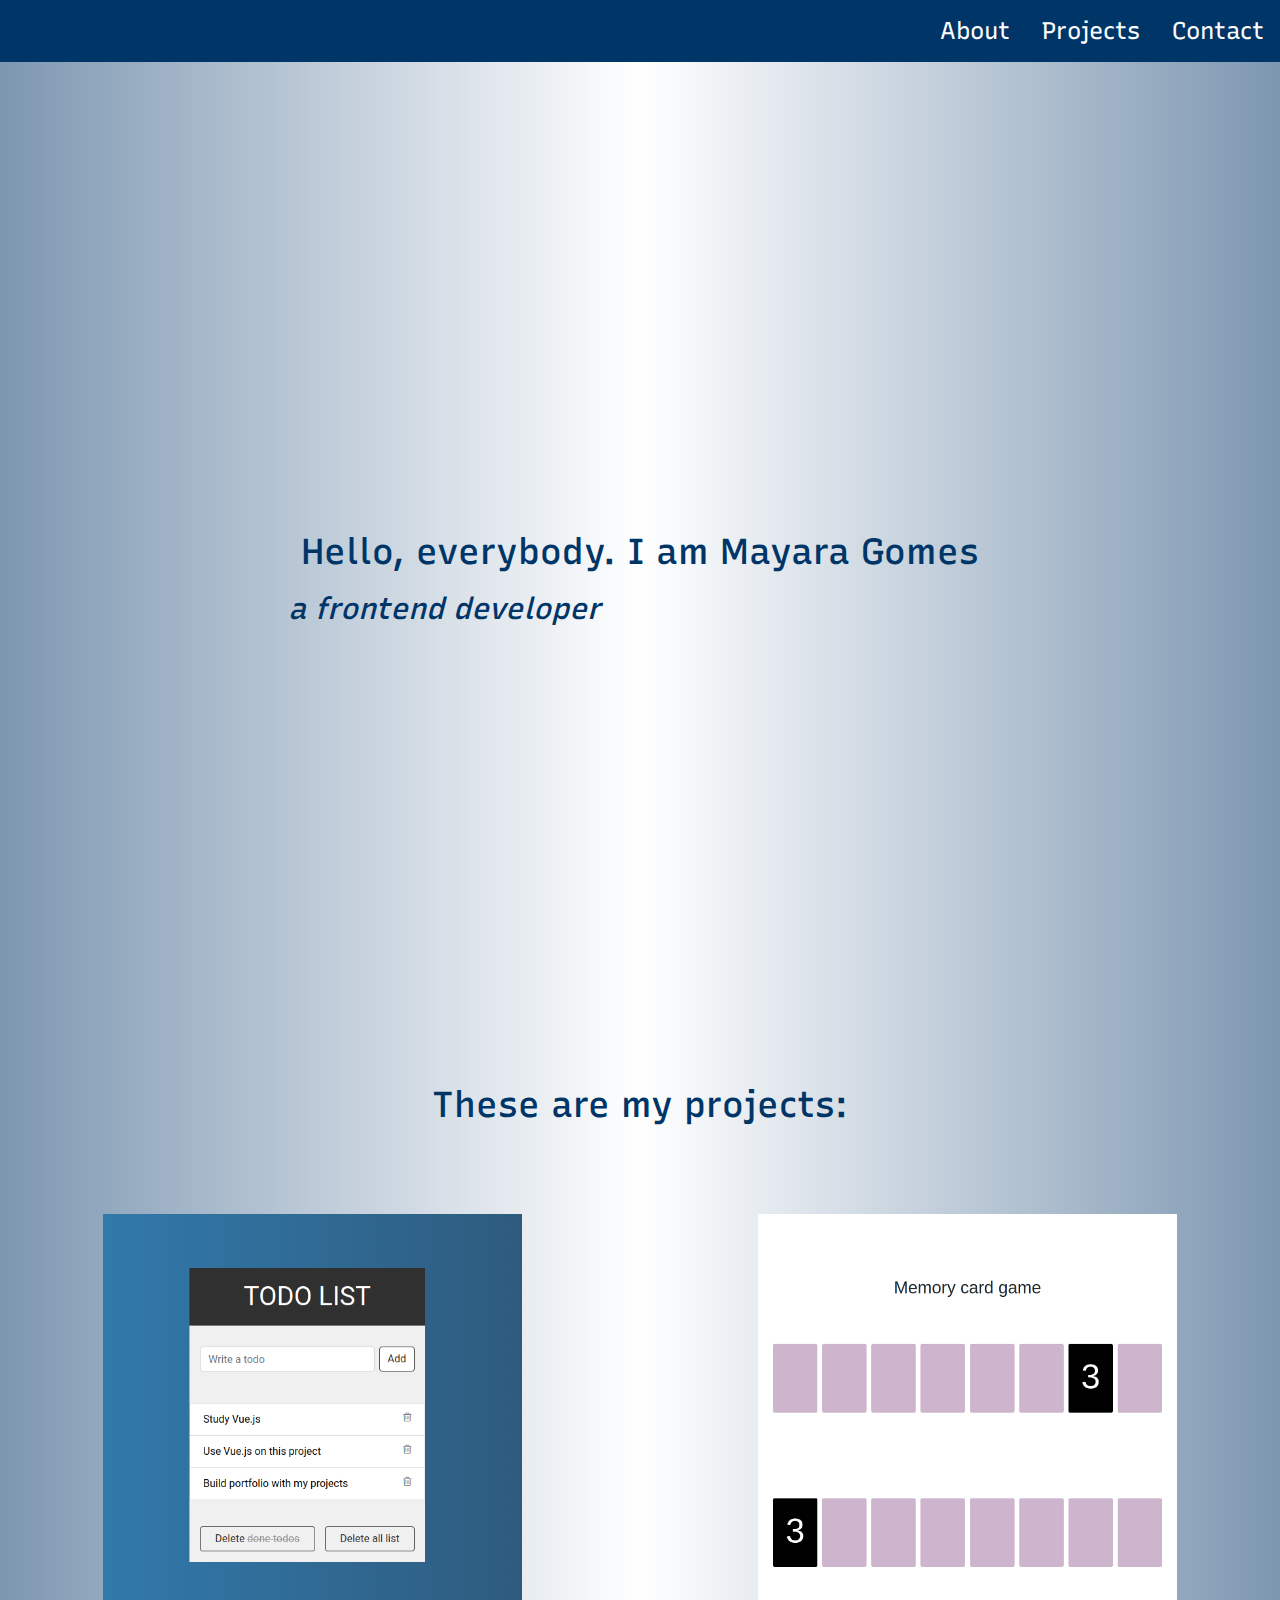
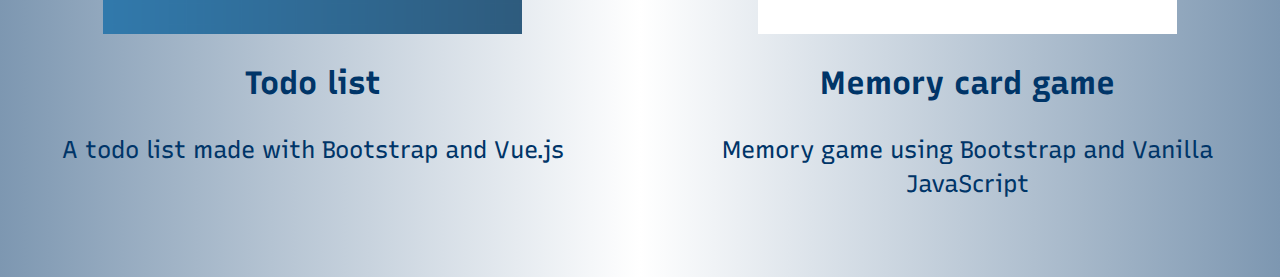
<file: index.html>
<!DOCTYPE html>
<html lang="en">
<head>
    <meta charset="UTF-8">
    <meta name="viewport" content="width=device-width, initial-scale=1.0">
    <link rel="stylesheet" type="text/css" href="assets/style.css">
    <link href="https://fonts.googleapis.com/css2?family=Recursive:wght@300;700&display=swap" rel="stylesheet">
    <link rel="stylesheet" href="https://maxcdn.bootstrapcdn.com/bootstrap/3.3.7/css/bootstrap.min.css" integrity="sha384-BVYiiSIFeK1dGmJRAkycuHAHRg32OmUcww7on3RYdg4Va+PmSTsz/K68vbdEjh4u" crossorigin="anonymous">
    <title>Porfolio</title>
</head>
<body id="content">
    <nav class="nav">
        <ul>
            <li><a href="#contact">Contact</a></li>
            <li><a href="#projects">Projects</a></li>
            <li><a class="active" href="#about">About</a></li>
          </ul>
    </nav>
    <section id="about">
      <br>
      <br>
      <h1>Hello, everybody. I am Mayara Gomes</h1>
      <h2 id="my-job">a frontend developer</h2>
    </section>
    <section id="projects">
      <br>
      <br>
        <h1>These are my projects:</h1>
        <div class="row row-cols-1 row-cols-md-2">
          <div class="todo-project col mb-4">
            <div class="card">
              <img src="assets/images/todo.png" class="card-img-top" alt="Image from todo list">
              <div class="card-body">
                <a href="https://memmily.github.io/todo-list/" target="_blank">
                  <h5 class="card-title">Todo list</h5>
                </a>
                <p class="card-text">A todo list made with Bootstrap and Vue.js</p>
              </div>
            </div>
          </div>
          <div class="memo-project col mb-4">
            <div class="card">
              <img src="assets/images/memo.png" class="card-img-top" alt="Image from memory game">
              <div class="card-body">
                <a href="https://memmily.github.io/memory-game/" target="_blank">
                  <h5 class="card-title">Memory card game</h5>
                </a>
                <p class="card-text">Memory game using Bootstrap and Vanilla JavaScript</p>
              </div>
            </div>
          </div>
        </div>   
    </section>


</body>
</html>
</file>
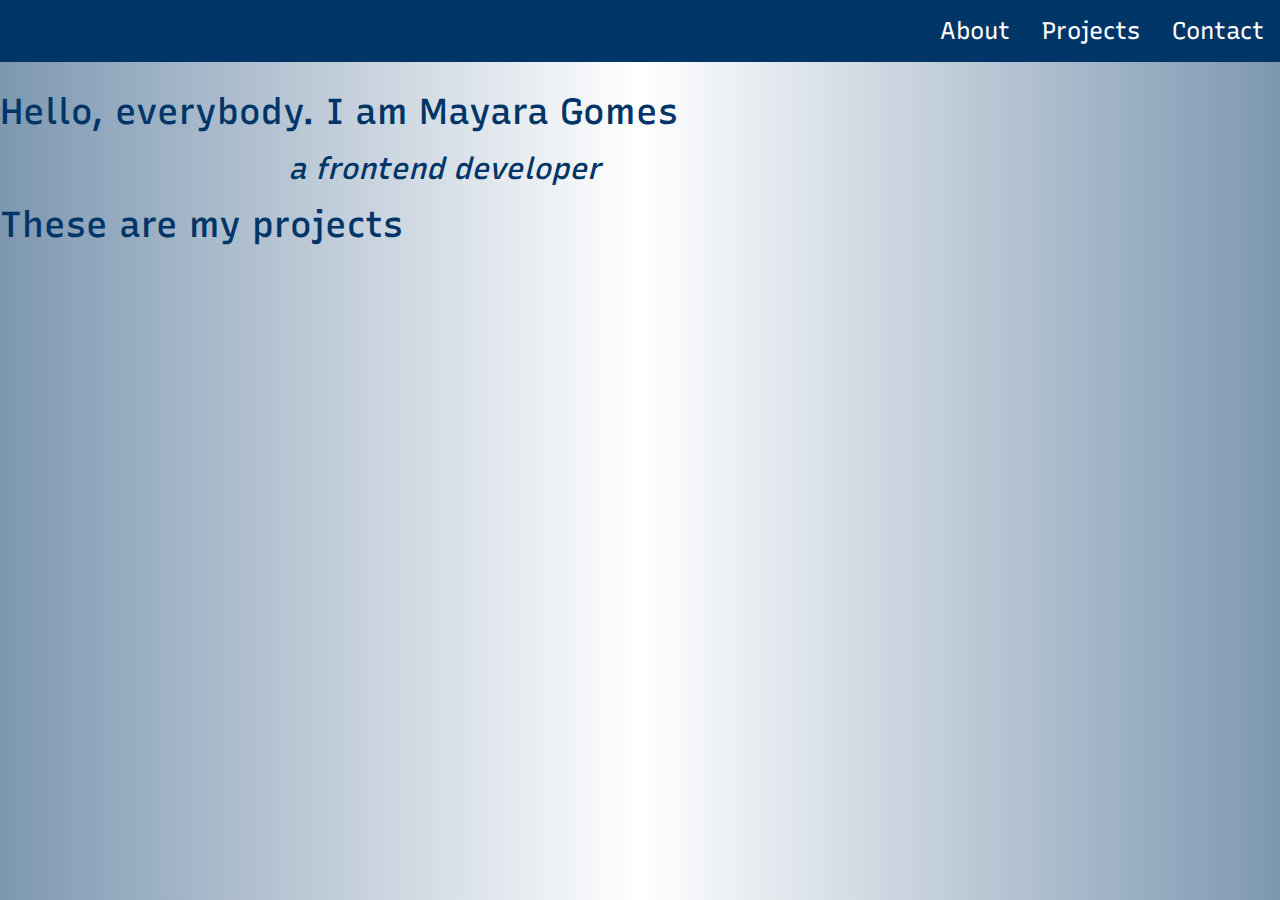
<file: home.html>
<!DOCTYPE html>
<html lang="en">
<head>
    <meta charset="UTF-8">
    <meta name="viewport" content="width=device-width, initial-scale=1.0">
    <link rel="stylesheet" type="text/css" href="assets/style.css">
    <link href="https://fonts.googleapis.com/css2?family=Recursive:wght@300;700&display=swap" rel="stylesheet">
    <link rel="stylesheet" href="https://maxcdn.bootstrapcdn.com/bootstrap/3.3.7/css/bootstrap.min.css" integrity="sha384-BVYiiSIFeK1dGmJRAkycuHAHRg32OmUcww7on3RYdg4Va+PmSTsz/K68vbdEjh4u" crossorigin="anonymous">
    <title>Porfolio</title>
</head>
<body id="content">
    <nav class="nav">
        <ul>
            <li><a href="#contact">Contact</a></li>
            <li><a href="#projects">Projects</a></li>
            <li><a class="active" href="#about">About</a></li>
          </ul>
    </nav>
    <section id="welcome-section">
        <!-- <p>Hello, my name is</p> -->
        <h1>Hello, everybody. I am Mayara Gomes</h1>
        <h2 id="my-job">a frontend developer</h2>
    </section>
    <section>
        <h1>These are my projects</h1>
        <h2></h2>
    </section>


</body>
</html>
</file>
<file: assets/style.css>
#content {

  background-image: linear-gradient(to right, #7D97B1 ,#fff, #7D97B1);
  font-family: 'Recursive', sans-serif;
  color: #003568;
}

ul {
    list-style-type: none;
    margin: 0;
    padding: 0;
    overflow: hidden;
    background-color: #003568;
    font-size: 24px;
  }
  
  li {
    float: right;
  }
  
  li a {
    display: block;
    color: white;
    text-align: center;
    padding: 14px 16px;
    text-decoration: none;
  }
  
  li a:hover {
    background-color:#9c9c9c;
    text-decoration: none;
    color: #ffff;
    font-weight: bold;
  }

  #about, #projects {
    text-align: center;
    margin-top: 400px;
    font-weight: bold;

  }

  #my-job {
    text-align: right;
    margin-right: 680px;
    /* font-weight: bold; */
    font-style: italic;
  }

  .card {
    margin: 5%;
    width: 40%;
    text-align: center;
    margin-top: 80px;
    float: left;
  }

  .card-img-top {
    width: 80%;
  }

  .card-title {
    font-weight: bold;
    font-size:32px;
    margin: 32px 32px;
    color: #003568;
    
  }

  div a:hover {
    text-decoration: none;
  }

  .card-text {
    font-weight: normal;
    font-size:24px;
  }
</file>
